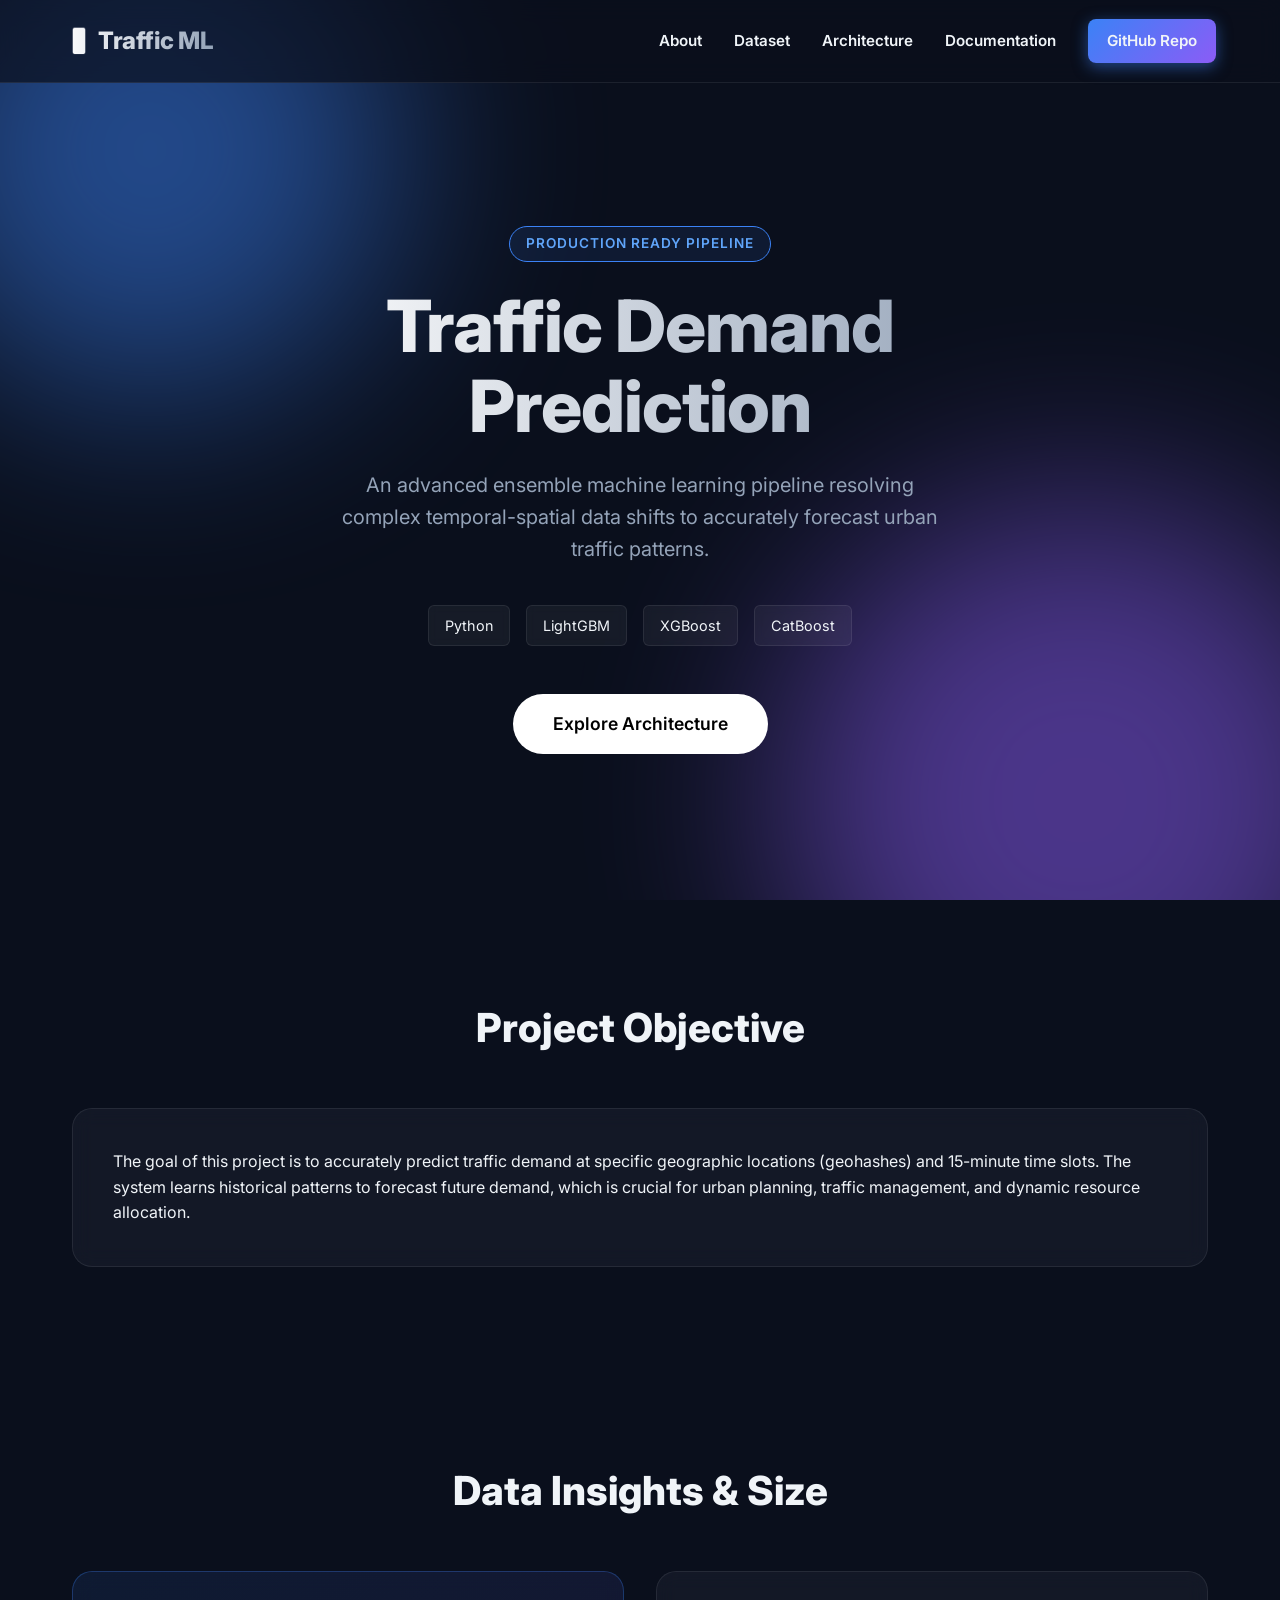
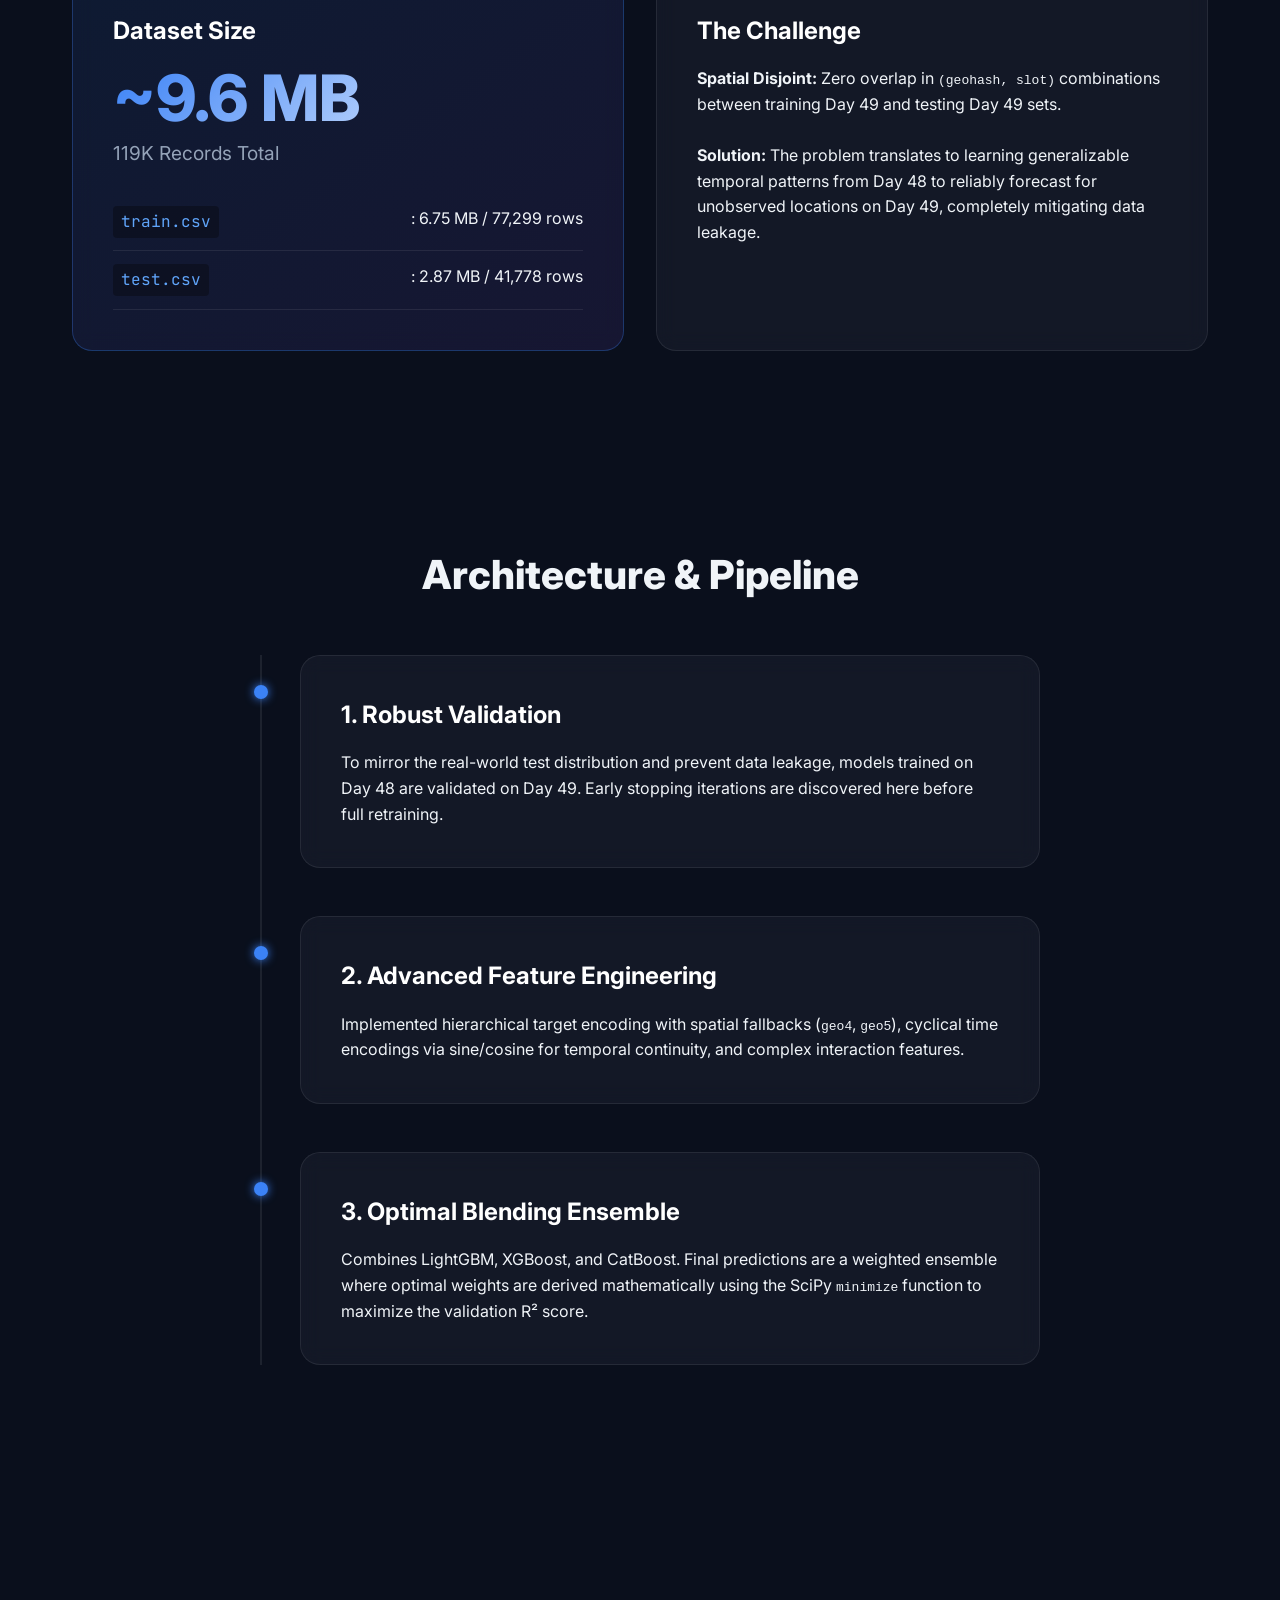
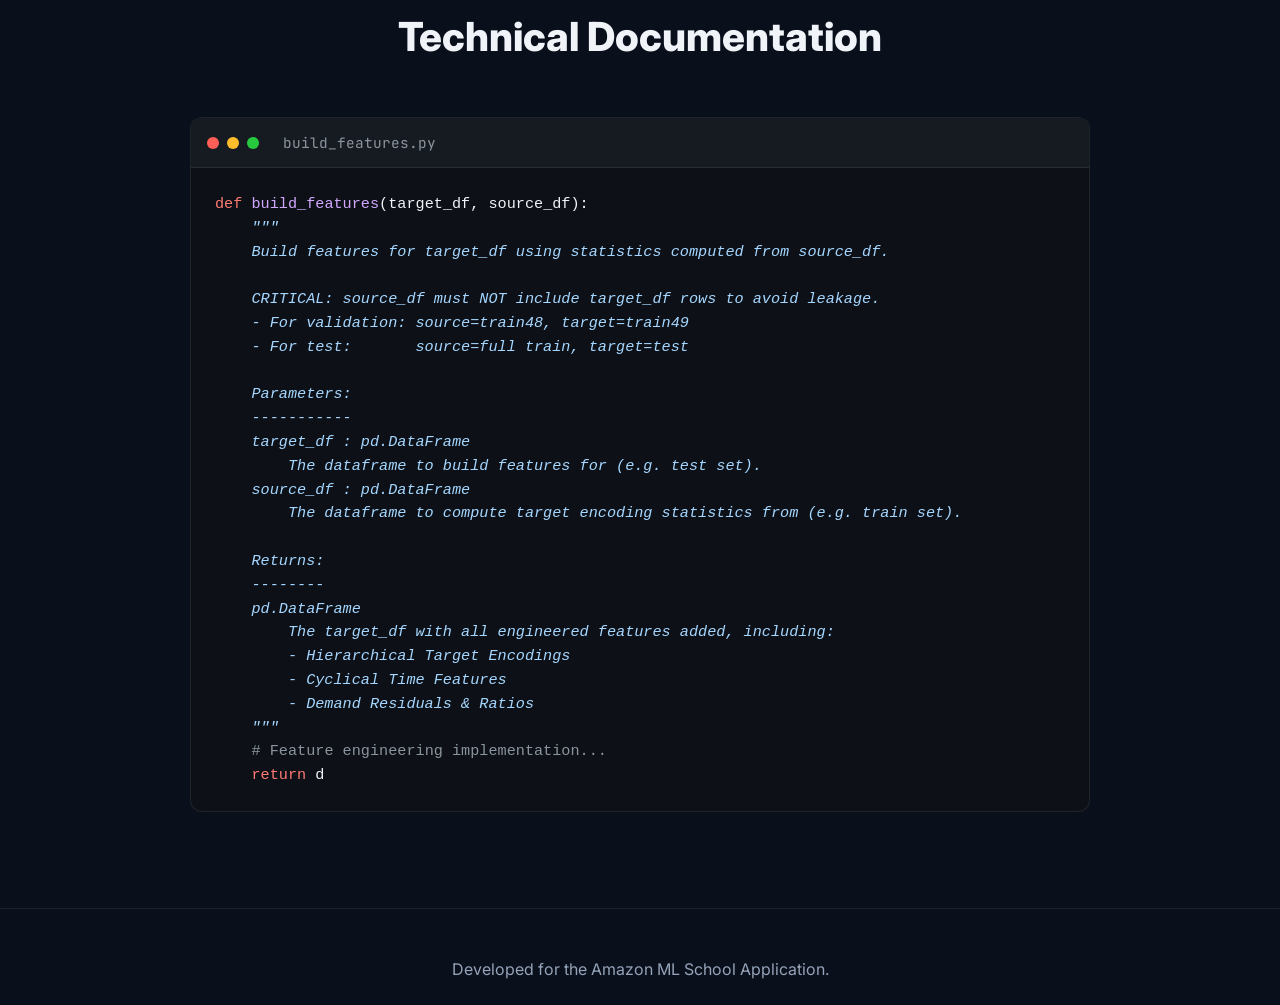
<file: index.html>
<!DOCTYPE html>
<html lang="en">
<head>
    <meta charset="UTF-8">
    <meta name="viewport" content="width=device-width, initial-scale=1.0">
    <title>Traffic Demand Prediction | ML Project</title>
    <meta name="description" content="A production-ready machine learning pipeline for predicting urban traffic demand.">
    <link rel="stylesheet" href="style.css">
    <link href="https://fonts.googleapis.com/css2?family=Inter:wght@300;400;600;800&family=JetBrains+Mono:wght@400;700&display=swap" rel="stylesheet">
</head>
<body>
    <header class="hero">
        <div class="glass-nav">
            <div class="logo">🚦 Traffic ML</div>
            <nav>
                <a href="#about">About</a>
                <a href="#dataset">Dataset</a>
                <a href="#architecture">Architecture</a>
                <a href="#docs">Documentation</a>
                <a href="https://github.com/yourusername/traffic-demand-prediction" target="_blank" class="github-btn">GitHub Repo</a>
            </nav>
        </div>
        
        <div class="hero-content">
            <div class="badge">Production Ready Pipeline</div>
            <h1>Traffic Demand Prediction</h1>
            <p>An advanced ensemble machine learning pipeline resolving complex temporal-spatial data shifts to accurately forecast urban traffic patterns.</p>
            <div class="tech-stack">
                <span class="tech-tag">Python</span>
                <span class="tech-tag">LightGBM</span>
                <span class="tech-tag">XGBoost</span>
                <span class="tech-tag">CatBoost</span>
            </div>
            <a href="#architecture" class="cta-btn">Explore Architecture</a>
        </div>
        <div class="hero-bg-shapes">
            <div class="shape shape-1"></div>
            <div class="shape shape-2"></div>
        </div>
    </header>

    <main>
        <section id="about" class="section">
            <div class="container">
                <h2 class="section-title">Project Objective</h2>
                <div class="card">
                    <p>The goal of this project is to accurately predict traffic demand at specific geographic locations (geohashes) and 15-minute time slots. The system learns historical patterns to forecast future demand, which is crucial for urban planning, traffic management, and dynamic resource allocation.</p>
                </div>
            </div>
        </section>

        <section id="dataset" class="section">
            <div class="container">
                <h2 class="section-title">Data Insights & Size</h2>
                <div class="grid-2">
                    <div class="card highlight-card">
                        <h3>Dataset Size</h3>
                        <p class="big-number">~9.6 MB</p>
                        <p class="sub-number">119K Records Total</p>
                        <ul class="dataset-list">
                            <li><code>train.csv</code>: 6.75 MB / 77,299 rows</li>
                            <li><code>test.csv</code>: 2.87 MB / 41,778 rows</li>
                        </ul>
                    </div>
                    <div class="card">
                        <h3>The Challenge</h3>
                        <p><strong>Spatial Disjoint:</strong> Zero overlap in <code>(geohash, slot)</code> combinations between training Day 49 and testing Day 49 sets.</p>
                        <br>
                        <p><strong>Solution:</strong> The problem translates to learning generalizable temporal patterns from Day 48 to reliably forecast for unobserved locations on Day 49, completely mitigating data leakage.</p>
                    </div>
                </div>
            </div>
        </section>

        <section id="architecture" class="section">
            <div class="container">
                <h2 class="section-title">Architecture & Pipeline</h2>
                
                <div class="timeline">
                    <div class="timeline-item">
                        <div class="timeline-dot"></div>
                        <div class="timeline-content card">
                            <h3>1. Robust Validation</h3>
                            <p>To mirror the real-world test distribution and prevent data leakage, models trained on Day 48 are validated on Day 49. Early stopping iterations are discovered here before full retraining.</p>
                        </div>
                    </div>
                    <div class="timeline-item">
                        <div class="timeline-dot"></div>
                        <div class="timeline-content card">
                            <h3>2. Advanced Feature Engineering</h3>
                            <p>Implemented hierarchical target encoding with spatial fallbacks (<code>geo4</code>, <code>geo5</code>), cyclical time encodings via sine/cosine for temporal continuity, and complex interaction features.</p>
                        </div>
                    </div>
                    <div class="timeline-item">
                        <div class="timeline-dot"></div>
                        <div class="timeline-content card">
                            <h3>3. Optimal Blending Ensemble</h3>
                            <p>Combines LightGBM, XGBoost, and CatBoost. Final predictions are a weighted ensemble where optimal weights are derived mathematically using the SciPy <code>minimize</code> function to maximize the validation R² score.</p>
                        </div>
                    </div>
                </div>
            </div>
        </section>
        
        <section id="docs" class="section">
            <div class="container">
                <h2 class="section-title">Technical Documentation</h2>
                <div class="code-card">
                    <div class="code-header">
                        <span class="dot red"></span>
                        <span class="dot yellow"></span>
                        <span class="dot green"></span>
                        <span class="code-title">build_features.py</span>
                    </div>
                    <pre><code><span class="keyword">def</span> <span class="function">build_features</span>(target_df, source_df):
    <span class="docstring">"""
    Build features for target_df using statistics computed from source_df.
    
    CRITICAL: source_df must NOT include target_df rows to avoid leakage.
    - For validation: source=train48, target=train49
    - For test:       source=full train, target=test
    
    Parameters:
    -----------
    target_df : pd.DataFrame
        The dataframe to build features for (e.g. test set).
    source_df : pd.DataFrame
        The dataframe to compute target encoding statistics from (e.g. train set).
        
    Returns:
    --------
    pd.DataFrame
        The target_df with all engineered features added, including:
        - Hierarchical Target Encodings
        - Cyclical Time Features
        - Demand Residuals & Ratios
    """</span>
    <span class="comment"># Feature engineering implementation...</span>
    <span class="keyword">return</span> d
</code></pre>
                </div>
            </div>
        </section>
    </main>

    <footer>
        <div class="container">
            <p>Developed for the Amazon ML School Application.</p>
        </div>
    </footer>
    
    <script src="script.js"></script>
</body>
</html>
</file>
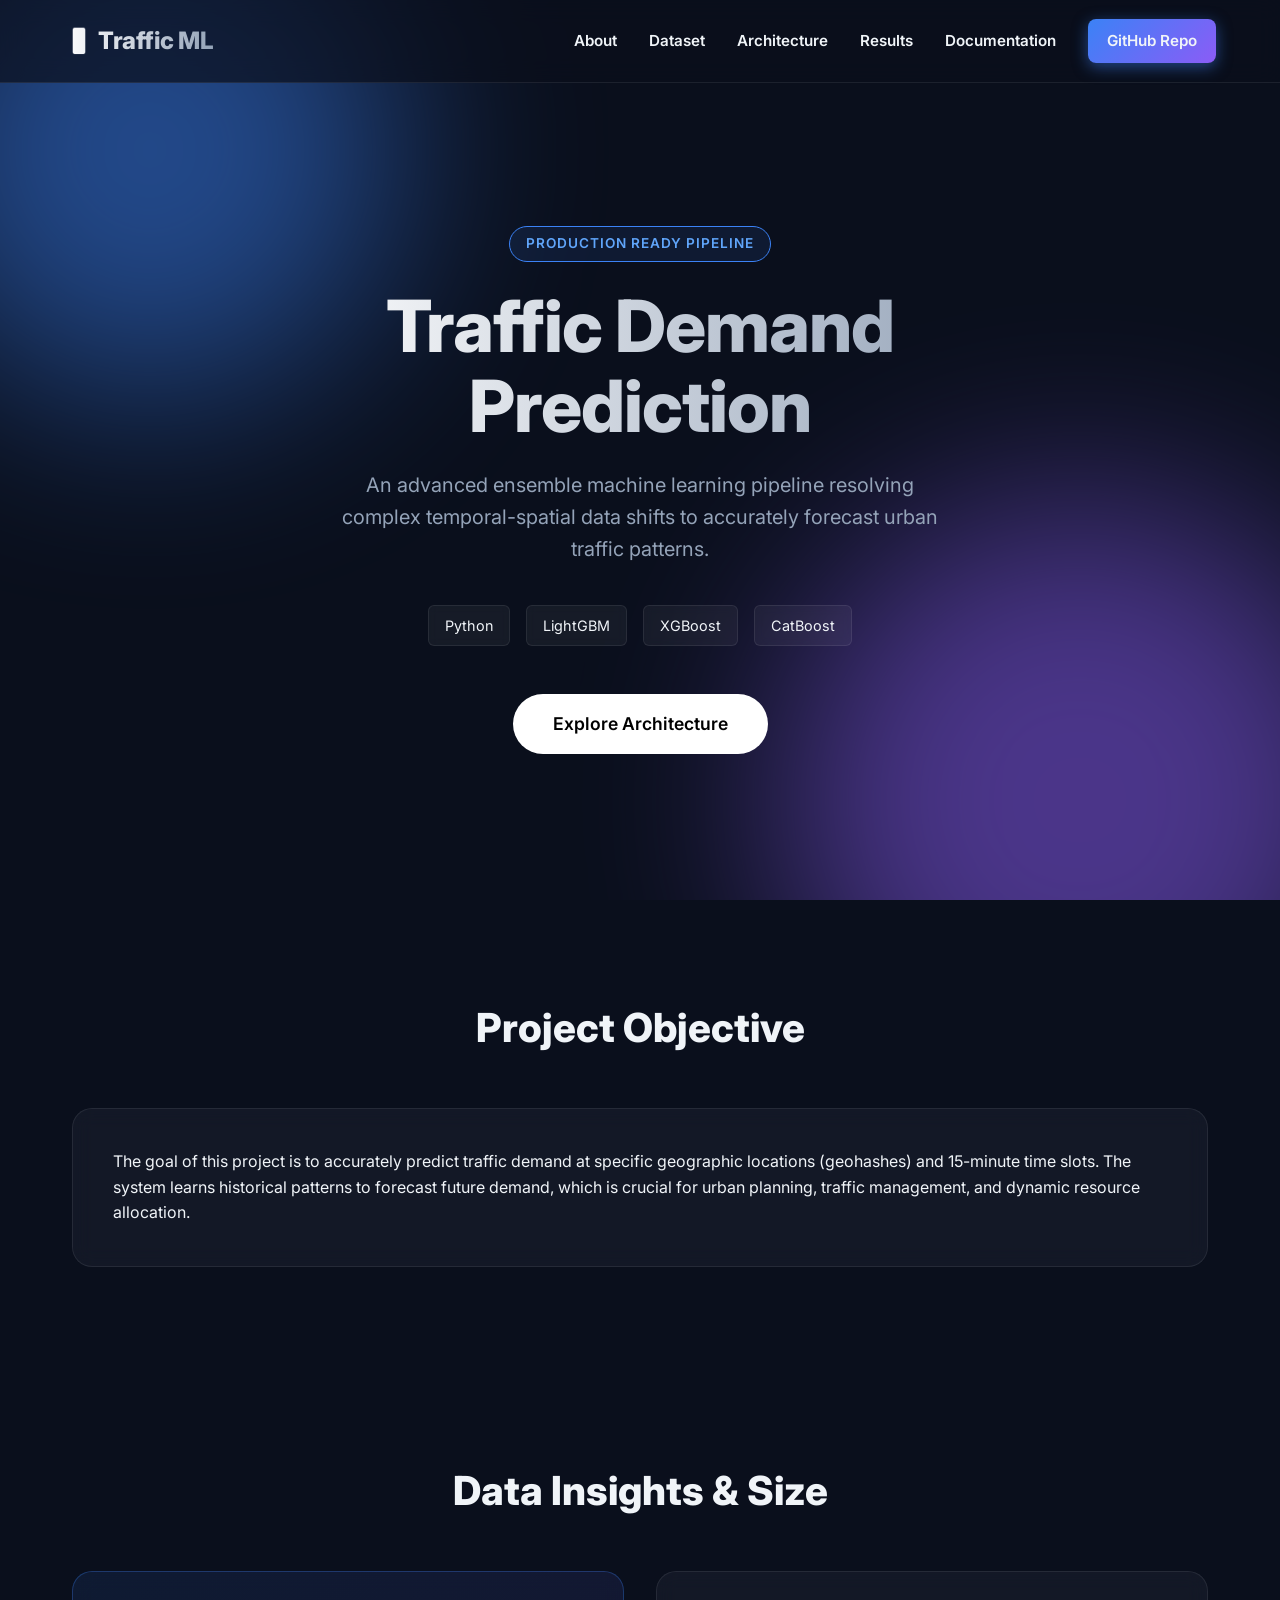
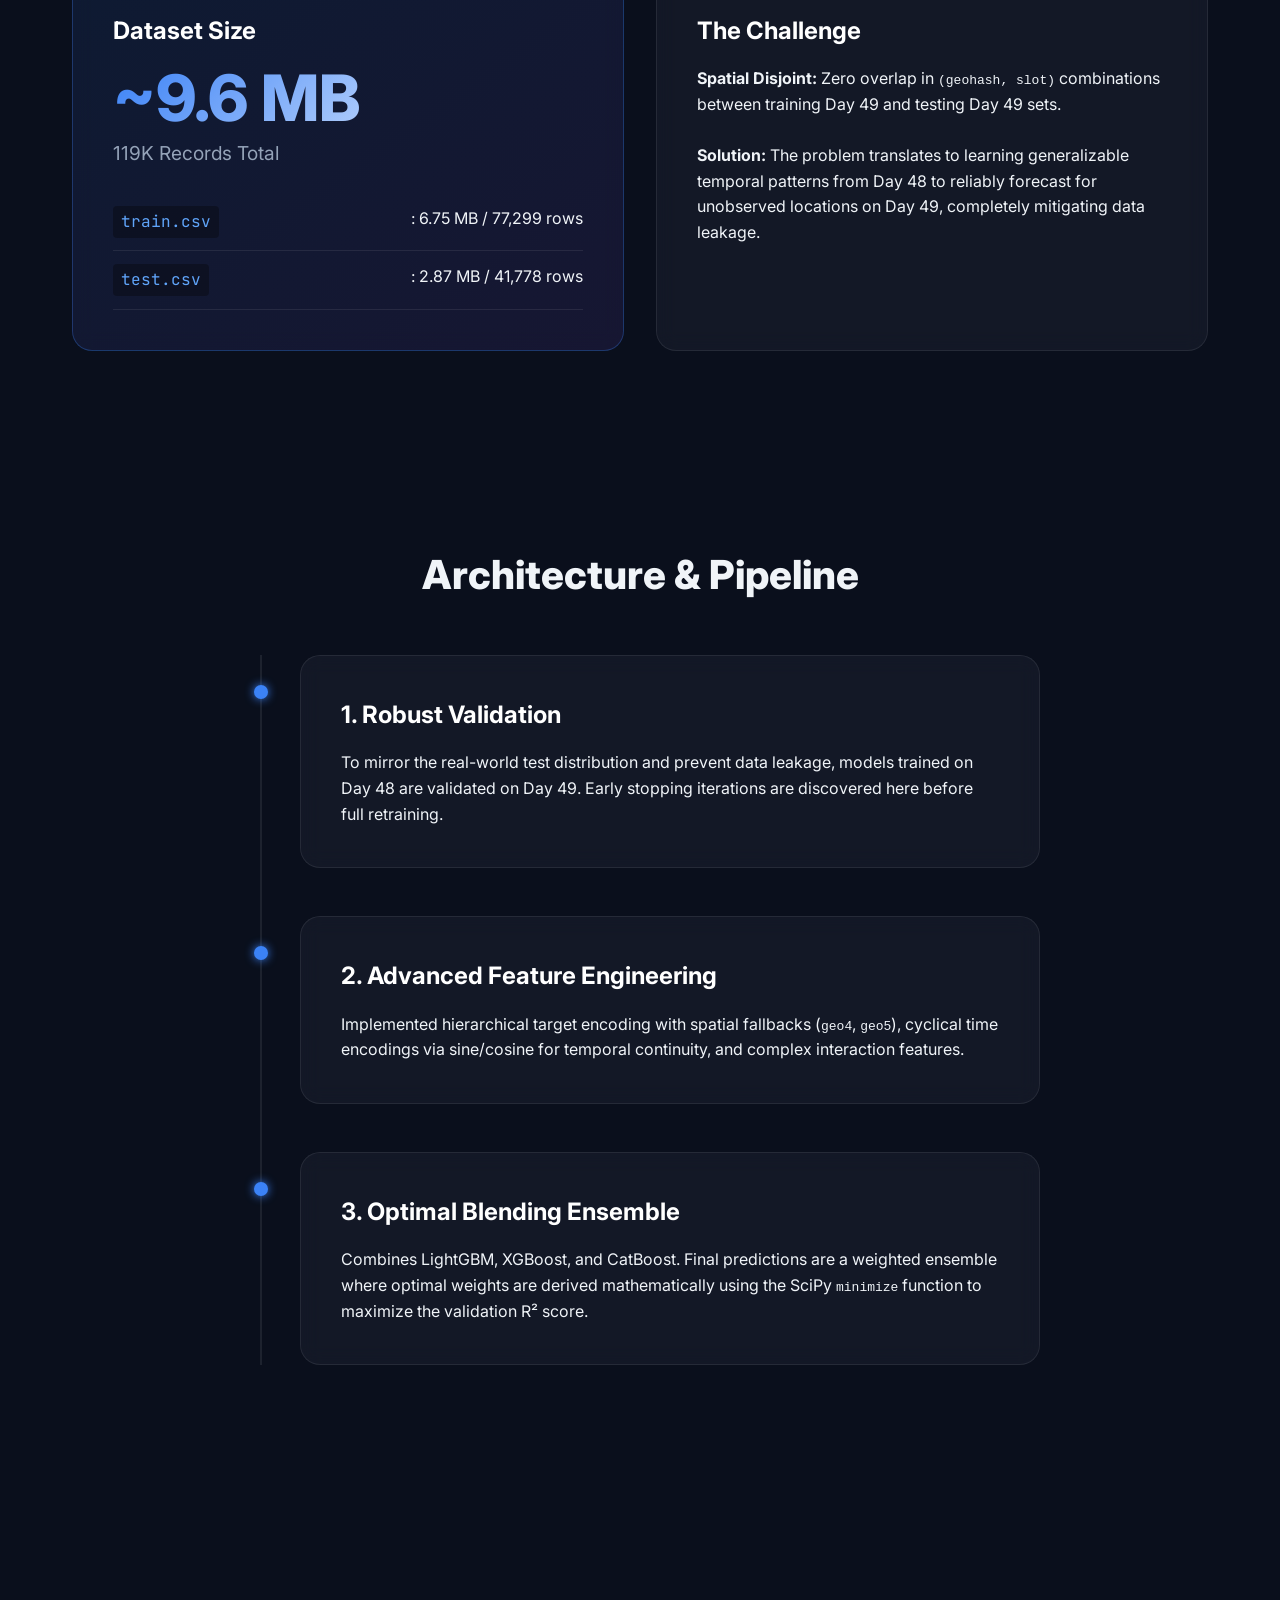
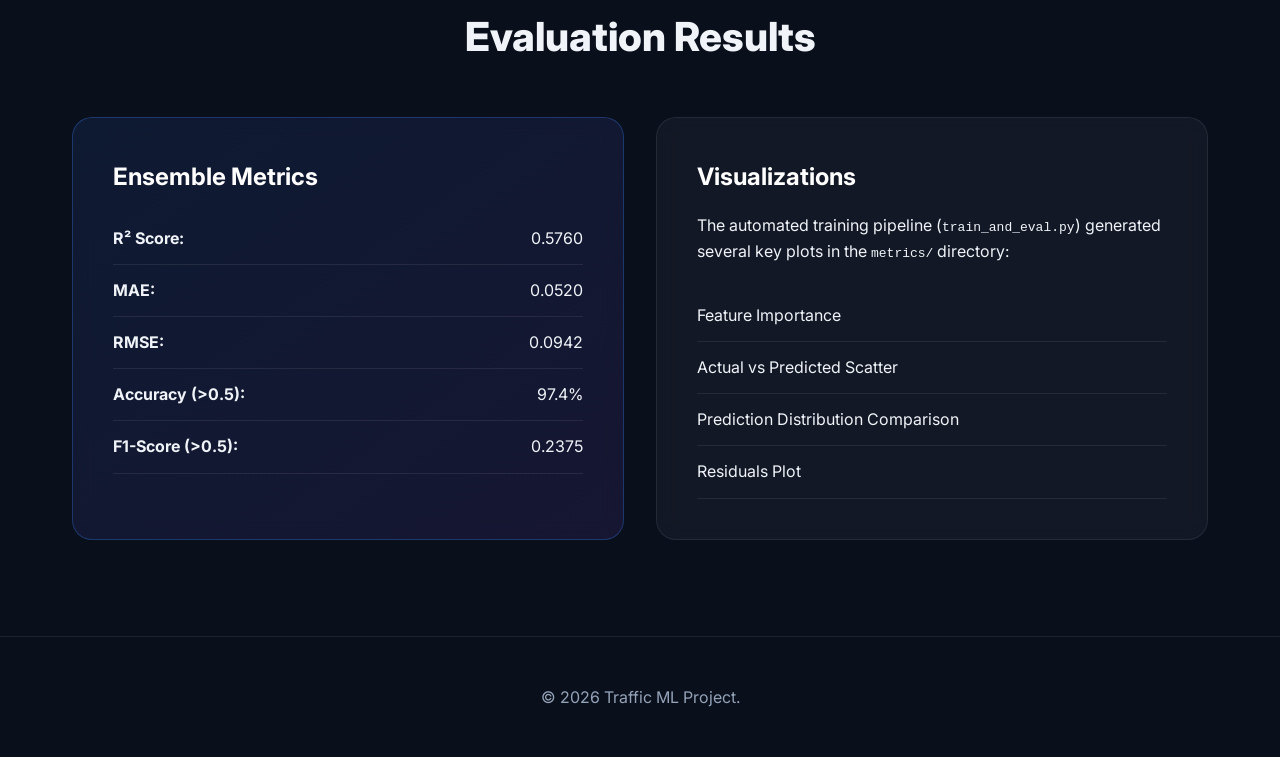
<file: docs/index.html>
<!DOCTYPE html>
<html lang="en">
<head>
    <meta charset="UTF-8">
    <meta name="viewport" content="width=device-width, initial-scale=1.0">
    <title>Traffic Demand Prediction | ML Project</title>
    <meta name="description" content="A production-ready machine learning pipeline for predicting urban traffic demand.">
    <link rel="stylesheet" href="style.css">
    <link href="https://fonts.googleapis.com/css2?family=Inter:wght@300;400;600;800&family=JetBrains+Mono:wght@400;700&display=swap" rel="stylesheet">
</head>
<body>
    <header class="hero">
        <div class="glass-nav">
            <div class="logo">🚦 Traffic ML</div>
            <nav>
                <a href="#about">About</a>
                <a href="#dataset">Dataset</a>
                <a href="#architecture">Architecture</a>
                <a href="#results">Results</a>
                <a href="docs.html">Documentation</a>
                <a href="https://github.com/IshaanAggrawal/traffic_demand_prediction" target="_blank" class="github-btn">GitHub Repo</a>
            </nav>
        </div>
        
        <div class="hero-content">
            <div class="badge">Production Ready Pipeline</div>
            <h1>Traffic Demand Prediction</h1>
            <p>An advanced ensemble machine learning pipeline resolving complex temporal-spatial data shifts to accurately forecast urban traffic patterns.</p>
            <div class="tech-stack">
                <span class="tech-tag">Python</span>
                <span class="tech-tag">LightGBM</span>
                <span class="tech-tag">XGBoost</span>
                <span class="tech-tag">CatBoost</span>
            </div>
            <a href="#architecture" class="cta-btn">Explore Architecture</a>
        </div>
        <div class="hero-bg-shapes">
            <div class="shape shape-1"></div>
            <div class="shape shape-2"></div>
        </div>
    </header>

    <main>
        <section id="about" class="section">
            <div class="container">
                <h2 class="section-title">Project Objective</h2>
                <div class="card">
                    <p>The goal of this project is to accurately predict traffic demand at specific geographic locations (geohashes) and 15-minute time slots. The system learns historical patterns to forecast future demand, which is crucial for urban planning, traffic management, and dynamic resource allocation.</p>
                </div>
            </div>
        </section>

        <section id="dataset" class="section">
            <div class="container">
                <h2 class="section-title">Data Insights & Size</h2>
                <div class="grid-2">
                    <div class="card highlight-card">
                        <h3>Dataset Size</h3>
                        <p class="big-number">~9.6 MB</p>
                        <p class="sub-number">119K Records Total</p>
                        <ul class="dataset-list">
                            <li><code>train.csv</code>: 6.75 MB / 77,299 rows</li>
                            <li><code>test.csv</code>: 2.87 MB / 41,778 rows</li>
                        </ul>
                    </div>
                    <div class="card">
                        <h3>The Challenge</h3>
                        <p><strong>Spatial Disjoint:</strong> Zero overlap in <code>(geohash, slot)</code> combinations between training Day 49 and testing Day 49 sets.</p>
                        <br>
                        <p><strong>Solution:</strong> The problem translates to learning generalizable temporal patterns from Day 48 to reliably forecast for unobserved locations on Day 49, completely mitigating data leakage.</p>
                    </div>
                </div>
            </div>
        </section>

        <section id="architecture" class="section">
            <div class="container">
                <h2 class="section-title">Architecture & Pipeline</h2>
                
                <div class="timeline">
                    <div class="timeline-item">
                        <div class="timeline-dot"></div>
                        <div class="timeline-content card">
                            <h3>1. Robust Validation</h3>
                            <p>To mirror the real-world test distribution and prevent data leakage, models trained on Day 48 are validated on Day 49. Early stopping iterations are discovered here before full retraining.</p>
                        </div>
                    </div>
                    <div class="timeline-item">
                        <div class="timeline-dot"></div>
                        <div class="timeline-content card">
                            <h3>2. Advanced Feature Engineering</h3>
                            <p>Implemented hierarchical target encoding with spatial fallbacks (<code>geo4</code>, <code>geo5</code>), cyclical time encodings via sine/cosine for temporal continuity, and complex interaction features.</p>
                        </div>
                    </div>
                    <div class="timeline-item">
                        <div class="timeline-dot"></div>
                        <div class="timeline-content card">
                            <h3>3. Optimal Blending Ensemble</h3>
                            <p>Combines LightGBM, XGBoost, and CatBoost. Final predictions are a weighted ensemble where optimal weights are derived mathematically using the SciPy <code>minimize</code> function to maximize the validation R² score.</p>
                        </div>
                    </div>
                </div>
            </div>
        </section>

        <section id="results" class="section">
            <div class="container">
                <h2 class="section-title">Evaluation Results</h2>
                <div class="grid-2">
                    <div class="card highlight-card">
                        <h3>Ensemble Metrics</h3>
                        <ul class="dataset-list">
                            <li><strong>R² Score:</strong> 0.5760</li>
                            <li><strong>MAE:</strong> 0.0520</li>
                            <li><strong>RMSE:</strong> 0.0942</li>
                            <li><strong>Accuracy (&gt;0.5):</strong> 97.4%</li>
                            <li><strong>F1-Score (&gt;0.5):</strong> 0.2375</li>
                        </ul>
                    </div>
                    <div class="card">
                        <h3>Visualizations</h3>
                        <p>The automated training pipeline (<code>train_and_eval.py</code>) generated several key plots in the <code>metrics/</code> directory:</p>
                        <br>
                        <ul class="dataset-list">
                            <li>Feature Importance</li>
                            <li>Actual vs Predicted Scatter</li>
                            <li>Prediction Distribution Comparison</li>
                            <li>Residuals Plot</li>
                        </ul>
                    </div>
                </div>
            </div>
        </section>
    </main>

    <footer>
            <p>&copy; 2026 Traffic ML Project.</p>
    </footer>
    
    <script src="script.js"></script>
</body>
</html>
</file>
<file: style.css>
:root {
    --bg-color: #0a0f1c;
    --card-bg: rgba(25, 30, 45, 0.6);
    --text-primary: #f0f4f8;
    --text-secondary: #94a3b8;
    --accent: #3b82f6;
    --accent-glow: rgba(59, 130, 246, 0.5);
    --accent-2: #8b5cf6;
    --glass-border: rgba(255, 255, 255, 0.08);
}

* {
    margin: 0;
    padding: 0;
    box-sizing: border-box;
}

body {
    font-family: 'Inter', sans-serif;
    background-color: var(--bg-color);
    color: var(--text-primary);
    line-height: 1.6;
    overflow-x: hidden;
}

.container {
    max-width: 1200px;
    margin: 0 auto;
    padding: 0 2rem;
}

/* Glassmorphism Navigation */
.glass-nav {
    display: flex;
    justify-content: space-between;
    align-items: center;
    padding: 1.2rem 4rem;
    background: rgba(10, 15, 28, 0.7);
    backdrop-filter: blur(12px);
    border-bottom: 1px solid var(--glass-border);
    position: fixed;
    top: 0;
    width: 100%;
    z-index: 1000;
    transition: all 0.3s ease;
}

.logo {
    font-weight: 800;
    font-size: 1.5rem;
    letter-spacing: -0.5px;
    background: linear-gradient(90deg, #fff, #94a3b8);
    -webkit-background-clip: text;
    -webkit-text-fill-color: transparent;
}

nav {
    display: flex;
    gap: 2rem;
    align-items: center;
}

nav a {
    color: var(--text-primary);
    text-decoration: none;
    font-size: 0.95rem;
    font-weight: 600;
    transition: color 0.2s;
}

nav a:hover {
    color: var(--accent);
}

.github-btn {
    background: linear-gradient(135deg, var(--accent), var(--accent-2));
    padding: 0.6rem 1.2rem;
    border-radius: 8px;
    font-weight: 600;
    box-shadow: 0 4px 15px var(--accent-glow);
    transition: transform 0.2s, box-shadow 0.2s;
}

.github-btn:hover {
    transform: translateY(-2px);
    box-shadow: 0 6px 20px var(--accent-glow);
    color: white;
}

/* Hero Section */
.hero {
    min-height: 100vh;
    display: flex;
    align-items: center;
    position: relative;
    padding-top: 80px;
    overflow: hidden;
}

.hero-content {
    max-width: 800px;
    margin: 0 auto;
    text-align: center;
    position: relative;
    z-index: 10;
    padding: 0 2rem;
}

.badge {
    display: inline-block;
    padding: 0.4rem 1rem;
    background: rgba(59, 130, 246, 0.1);
    border: 1px solid var(--accent);
    color: #60a5fa;
    border-radius: 20px;
    font-size: 0.85rem;
    font-weight: 600;
    margin-bottom: 1.5rem;
    text-transform: uppercase;
    letter-spacing: 1px;
}

.hero h1 {
    font-size: 4.5rem;
    font-weight: 800;
    line-height: 1.1;
    margin-bottom: 1.5rem;
    background: linear-gradient(to right, #fff, #94a3b8);
    -webkit-background-clip: text;
    -webkit-text-fill-color: transparent;
    letter-spacing: -1px;
}

.hero p {
    font-size: 1.25rem;
    color: var(--text-secondary);
    margin-bottom: 2.5rem;
    max-width: 600px;
    margin-left: auto;
    margin-right: auto;
}

.tech-stack {
    display: flex;
    justify-content: center;
    gap: 1rem;
    margin-bottom: 3rem;
}

.tech-tag {
    background: rgba(255, 255, 255, 0.05);
    border: 1px solid var(--glass-border);
    padding: 0.5rem 1rem;
    border-radius: 6px;
    font-size: 0.9rem;
    backdrop-filter: blur(4px);
}

.cta-btn {
    display: inline-block;
    background: white;
    color: #000;
    text-decoration: none;
    padding: 1rem 2.5rem;
    border-radius: 30px;
    font-weight: 600;
    font-size: 1.1rem;
    transition: transform 0.2s, box-shadow 0.2s;
}

.cta-btn:hover {
    transform: translateY(-2px);
    box-shadow: 0 10px 25px rgba(255,255,255,0.2);
}

/* Hero Background Shapes */
.hero-bg-shapes {
    position: absolute;
    top: 0; left: 0; right: 0; bottom: 0;
    z-index: 1;
    overflow: hidden;
}

.shape {
    position: absolute;
    filter: blur(100px);
    opacity: 0.5;
    border-radius: 50%;
    animation: float 20s infinite ease-in-out alternate;
}

.shape-1 {
    width: 500px; height: 500px;
    background: var(--accent);
    top: -100px; left: -100px;
}

.shape-2 {
    width: 600px; height: 600px;
    background: var(--accent-2);
    bottom: -200px; right: -100px;
    animation-delay: -5s;
}

@keyframes float {
    0% { transform: translate(0, 0) rotate(0deg); }
    100% { transform: translate(100px, 50px) rotate(20deg); }
}

/* Sections & Cards */
.section {
    padding: 6rem 0;
    position: relative;
    z-index: 10;
}

.section-title {
    font-size: 2.5rem;
    margin-bottom: 3rem;
    text-align: center;
    font-weight: 800;
}

.grid-2 {
    display: grid;
    grid-template-columns: 1fr 1fr;
    gap: 2rem;
}

.card {
    background: var(--card-bg);
    border: 1px solid var(--glass-border);
    border-radius: 20px;
    padding: 2.5rem;
    backdrop-filter: blur(10px);
    transition: transform 0.3s ease, border-color 0.3s ease;
}

.card:hover {
    transform: translateY(-5px);
    border-color: rgba(255,255,255,0.2);
}

.card h3 {
    font-size: 1.5rem;
    margin-bottom: 1rem;
    color: #fff;
}

/* Dataset specific */
.highlight-card {
    background: linear-gradient(145deg, rgba(59, 130, 246, 0.1), rgba(139, 92, 246, 0.1));
    border: 1px solid rgba(59, 130, 246, 0.3);
}

.big-number {
    font-size: 4rem;
    font-weight: 800;
    line-height: 1;
    background: linear-gradient(135deg, var(--accent), #fff);
    -webkit-background-clip: text;
    -webkit-text-fill-color: transparent;
    margin-bottom: 0.5rem;
}

.sub-number {
    font-size: 1.2rem;
    color: #94a3b8;
    margin-bottom: 1.5rem;
}

.dataset-list {
    list-style: none;
}

.dataset-list li {
    padding: 0.8rem 0;
    border-bottom: 1px solid var(--glass-border);
    display: flex;
    justify-content: space-between;
}
.dataset-list li code {
    background: rgba(0,0,0,0.3);
    padding: 0.2rem 0.5rem;
    border-radius: 4px;
    font-family: 'JetBrains Mono', monospace;
    color: #60a5fa;
}

/* Timeline */
.timeline {
    position: relative;
    max-width: 800px;
    margin: 0 auto;
}

.timeline::before {
    content: '';
    position: absolute;
    top: 0; left: 20px;
    height: 100%;
    width: 2px;
    background: var(--glass-border);
}

.timeline-item {
    position: relative;
    margin-bottom: 3rem;
    padding-left: 60px;
}

.timeline-dot {
    position: absolute;
    left: 14px; top: 30px;
    width: 14px; height: 14px;
    border-radius: 50%;
    background: var(--accent);
    box-shadow: 0 0 10px var(--accent);
}

/* Code Card */
.code-card {
    background: #0d1117;
    border-radius: 12px;
    border: 1px solid var(--glass-border);
    overflow: hidden;
    max-width: 900px;
    margin: 0 auto;
}

.code-header {
    background: #161b22;
    padding: 0.8rem 1rem;
    display: flex;
    align-items: center;
    border-bottom: 1px solid var(--glass-border);
}

.dot {
    width: 12px; height: 12px;
    border-radius: 50%;
    margin-right: 8px;
}

.dot.red { background: #ff5f56; }
.dot.yellow { background: #ffbd2e; }
.dot.green { background: #27c93f; }

.code-title {
    margin-left: 1rem;
    font-family: 'JetBrains Mono', monospace;
    font-size: 0.9rem;
    color: #8b949e;
}

.code-card pre {
    padding: 1.5rem;
    overflow-x: auto;
    font-family: 'JetBrains Mono', monospace;
    font-size: 0.95rem;
    line-height: 1.5;
}

.keyword { color: #ff7b72; }
.function { color: #d2a8ff; }
.docstring { color: #a5d6ff; font-style: italic; }
.comment { color: #8b949e; }

footer {
    text-align: center;
    padding: 3rem 0;
    border-top: 1px solid var(--glass-border);
    color: var(--text-secondary);
}

/* Responsive */
@media (max-width: 768px) {
    .hero h1 { font-size: 3rem; }
    .grid-2 { grid-template-columns: 1fr; }
    .glass-nav { padding: 1rem 2rem; }
    nav { display: none; }
}
</file>
<file: docs/style.css>
:root {
    --bg-color: #0a0f1c;
    --card-bg: rgba(25, 30, 45, 0.6);
    --text-primary: #f0f4f8;
    --text-secondary: #94a3b8;
    --accent: #3b82f6;
    --accent-glow: rgba(59, 130, 246, 0.5);
    --accent-2: #8b5cf6;
    --glass-border: rgba(255, 255, 255, 0.08);
}

* {
    margin: 0;
    padding: 0;
    box-sizing: border-box;
}

body {
    font-family: 'Inter', sans-serif;
    background-color: var(--bg-color);
    color: var(--text-primary);
    line-height: 1.6;
    overflow-x: hidden;
}

.container {
    max-width: 1200px;
    margin: 0 auto;
    padding: 0 2rem;
}

/* Glassmorphism Navigation */
.glass-nav {
    display: flex;
    justify-content: space-between;
    align-items: center;
    padding: 1.2rem 4rem;
    background: rgba(10, 15, 28, 0.7);
    backdrop-filter: blur(12px);
    border-bottom: 1px solid var(--glass-border);
    position: fixed;
    top: 0;
    width: 100%;
    z-index: 1000;
    transition: all 0.3s ease;
}

.logo {
    font-weight: 800;
    font-size: 1.5rem;
    letter-spacing: -0.5px;
    background: linear-gradient(90deg, #fff, #94a3b8);
    -webkit-background-clip: text;
    -webkit-text-fill-color: transparent;
}

nav {
    display: flex;
    gap: 2rem;
    align-items: center;
}

nav a {
    color: var(--text-primary);
    text-decoration: none;
    font-size: 0.95rem;
    font-weight: 600;
    transition: color 0.2s;
}

nav a:hover {
    color: var(--accent);
}

.github-btn {
    background: linear-gradient(135deg, var(--accent), var(--accent-2));
    padding: 0.6rem 1.2rem;
    border-radius: 8px;
    font-weight: 600;
    box-shadow: 0 4px 15px var(--accent-glow);
    transition: transform 0.2s, box-shadow 0.2s;
}

.github-btn:hover {
    transform: translateY(-2px);
    box-shadow: 0 6px 20px var(--accent-glow);
    color: white;
}

/* Hero Section */
.hero {
    min-height: 100vh;
    display: flex;
    align-items: center;
    position: relative;
    padding-top: 80px;
    overflow: hidden;
}

.hero-content {
    max-width: 800px;
    margin: 0 auto;
    text-align: center;
    position: relative;
    z-index: 10;
    padding: 0 2rem;
}

.badge {
    display: inline-block;
    padding: 0.4rem 1rem;
    background: rgba(59, 130, 246, 0.1);
    border: 1px solid var(--accent);
    color: #60a5fa;
    border-radius: 20px;
    font-size: 0.85rem;
    font-weight: 600;
    margin-bottom: 1.5rem;
    text-transform: uppercase;
    letter-spacing: 1px;
}

.hero h1 {
    font-size: 4.5rem;
    font-weight: 800;
    line-height: 1.1;
    margin-bottom: 1.5rem;
    background: linear-gradient(to right, #fff, #94a3b8);
    -webkit-background-clip: text;
    -webkit-text-fill-color: transparent;
    letter-spacing: -1px;
}

.hero p {
    font-size: 1.25rem;
    color: var(--text-secondary);
    margin-bottom: 2.5rem;
    max-width: 600px;
    margin-left: auto;
    margin-right: auto;
}

.tech-stack {
    display: flex;
    justify-content: center;
    gap: 1rem;
    margin-bottom: 3rem;
}

.tech-tag {
    background: rgba(255, 255, 255, 0.05);
    border: 1px solid var(--glass-border);
    padding: 0.5rem 1rem;
    border-radius: 6px;
    font-size: 0.9rem;
    backdrop-filter: blur(4px);
}

.cta-btn {
    display: inline-block;
    background: white;
    color: #000;
    text-decoration: none;
    padding: 1rem 2.5rem;
    border-radius: 30px;
    font-weight: 600;
    font-size: 1.1rem;
    transition: transform 0.2s, box-shadow 0.2s;
}

.cta-btn:hover {
    transform: translateY(-2px);
    box-shadow: 0 10px 25px rgba(255,255,255,0.2);
}

/* Hero Background Shapes */
.hero-bg-shapes {
    position: absolute;
    top: 0; left: 0; right: 0; bottom: 0;
    z-index: 1;
    overflow: hidden;
}

.shape {
    position: absolute;
    filter: blur(100px);
    opacity: 0.5;
    border-radius: 50%;
    animation: float 20s infinite ease-in-out alternate;
}

.shape-1 {
    width: 500px; height: 500px;
    background: var(--accent);
    top: -100px; left: -100px;
}

.shape-2 {
    width: 600px; height: 600px;
    background: var(--accent-2);
    bottom: -200px; right: -100px;
    animation-delay: -5s;
}

@keyframes float {
    0% { transform: translate(0, 0) rotate(0deg); }
    100% { transform: translate(100px, 50px) rotate(20deg); }
}

/* Sections & Cards */
.section {
    padding: 6rem 0;
    position: relative;
    z-index: 10;
}

.section-title {
    font-size: 2.5rem;
    margin-bottom: 3rem;
    text-align: center;
    font-weight: 800;
}

.grid-2 {
    display: grid;
    grid-template-columns: 1fr 1fr;
    gap: 2rem;
}

.card {
    background: var(--card-bg);
    border: 1px solid var(--glass-border);
    border-radius: 20px;
    padding: 2.5rem;
    backdrop-filter: blur(10px);
    transition: transform 0.3s ease, border-color 0.3s ease;
}

.card:hover {
    transform: translateY(-5px);
    border-color: rgba(255,255,255,0.2);
}

.card h3 {
    font-size: 1.5rem;
    margin-bottom: 1rem;
    color: #fff;
}

/* Dataset specific */
.highlight-card {
    background: linear-gradient(145deg, rgba(59, 130, 246, 0.1), rgba(139, 92, 246, 0.1));
    border: 1px solid rgba(59, 130, 246, 0.3);
}

.big-number {
    font-size: 4rem;
    font-weight: 800;
    line-height: 1;
    background: linear-gradient(135deg, var(--accent), #fff);
    -webkit-background-clip: text;
    -webkit-text-fill-color: transparent;
    margin-bottom: 0.5rem;
}

.sub-number {
    font-size: 1.2rem;
    color: #94a3b8;
    margin-bottom: 1.5rem;
}

.dataset-list {
    list-style: none;
}

.dataset-list li {
    padding: 0.8rem 0;
    border-bottom: 1px solid var(--glass-border);
    display: flex;
    justify-content: space-between;
}
.dataset-list li code {
    background: rgba(0,0,0,0.3);
    padding: 0.2rem 0.5rem;
    border-radius: 4px;
    font-family: 'JetBrains Mono', monospace;
    color: #60a5fa;
}

/* Timeline */
.timeline {
    position: relative;
    max-width: 800px;
    margin: 0 auto;
}

.timeline::before {
    content: '';
    position: absolute;
    top: 0; left: 20px;
    height: 100%;
    width: 2px;
    background: var(--glass-border);
}

.timeline-item {
    position: relative;
    margin-bottom: 3rem;
    padding-left: 60px;
}

.timeline-dot {
    position: absolute;
    left: 14px; top: 30px;
    width: 14px; height: 14px;
    border-radius: 50%;
    background: var(--accent);
    box-shadow: 0 0 10px var(--accent);
}

/* Code Card */
.code-card {
    background: #0d1117;
    border-radius: 12px;
    border: 1px solid var(--glass-border);
    overflow: hidden;
    max-width: 900px;
    margin: 0 auto;
}

.code-header {
    background: #161b22;
    padding: 0.8rem 1rem;
    display: flex;
    align-items: center;
    border-bottom: 1px solid var(--glass-border);
}

.dot {
    width: 12px; height: 12px;
    border-radius: 50%;
    margin-right: 8px;
}

.dot.red { background: #ff5f56; }
.dot.yellow { background: #ffbd2e; }
.dot.green { background: #27c93f; }

.code-title {
    margin-left: 1rem;
    font-family: 'JetBrains Mono', monospace;
    font-size: 0.9rem;
    color: #8b949e;
}

.code-card pre {
    padding: 1.5rem;
    overflow-x: auto;
    font-family: 'JetBrains Mono', monospace;
    font-size: 0.95rem;
    line-height: 1.5;
}

.keyword { color: #ff7b72; }
.function { color: #d2a8ff; }
.docstring { color: #a5d6ff; font-style: italic; }
.comment { color: #8b949e; }

footer {
    text-align: center;
    padding: 3rem 0;
    border-top: 1px solid var(--glass-border);
    color: var(--text-secondary);
}

/* Responsive */
@media (max-width: 768px) {
    .hero h1 { font-size: 3rem; }
    .grid-2 { grid-template-columns: 1fr; }
    .glass-nav { padding: 1rem 2rem; }
    nav { display: none; }
}
</file>
